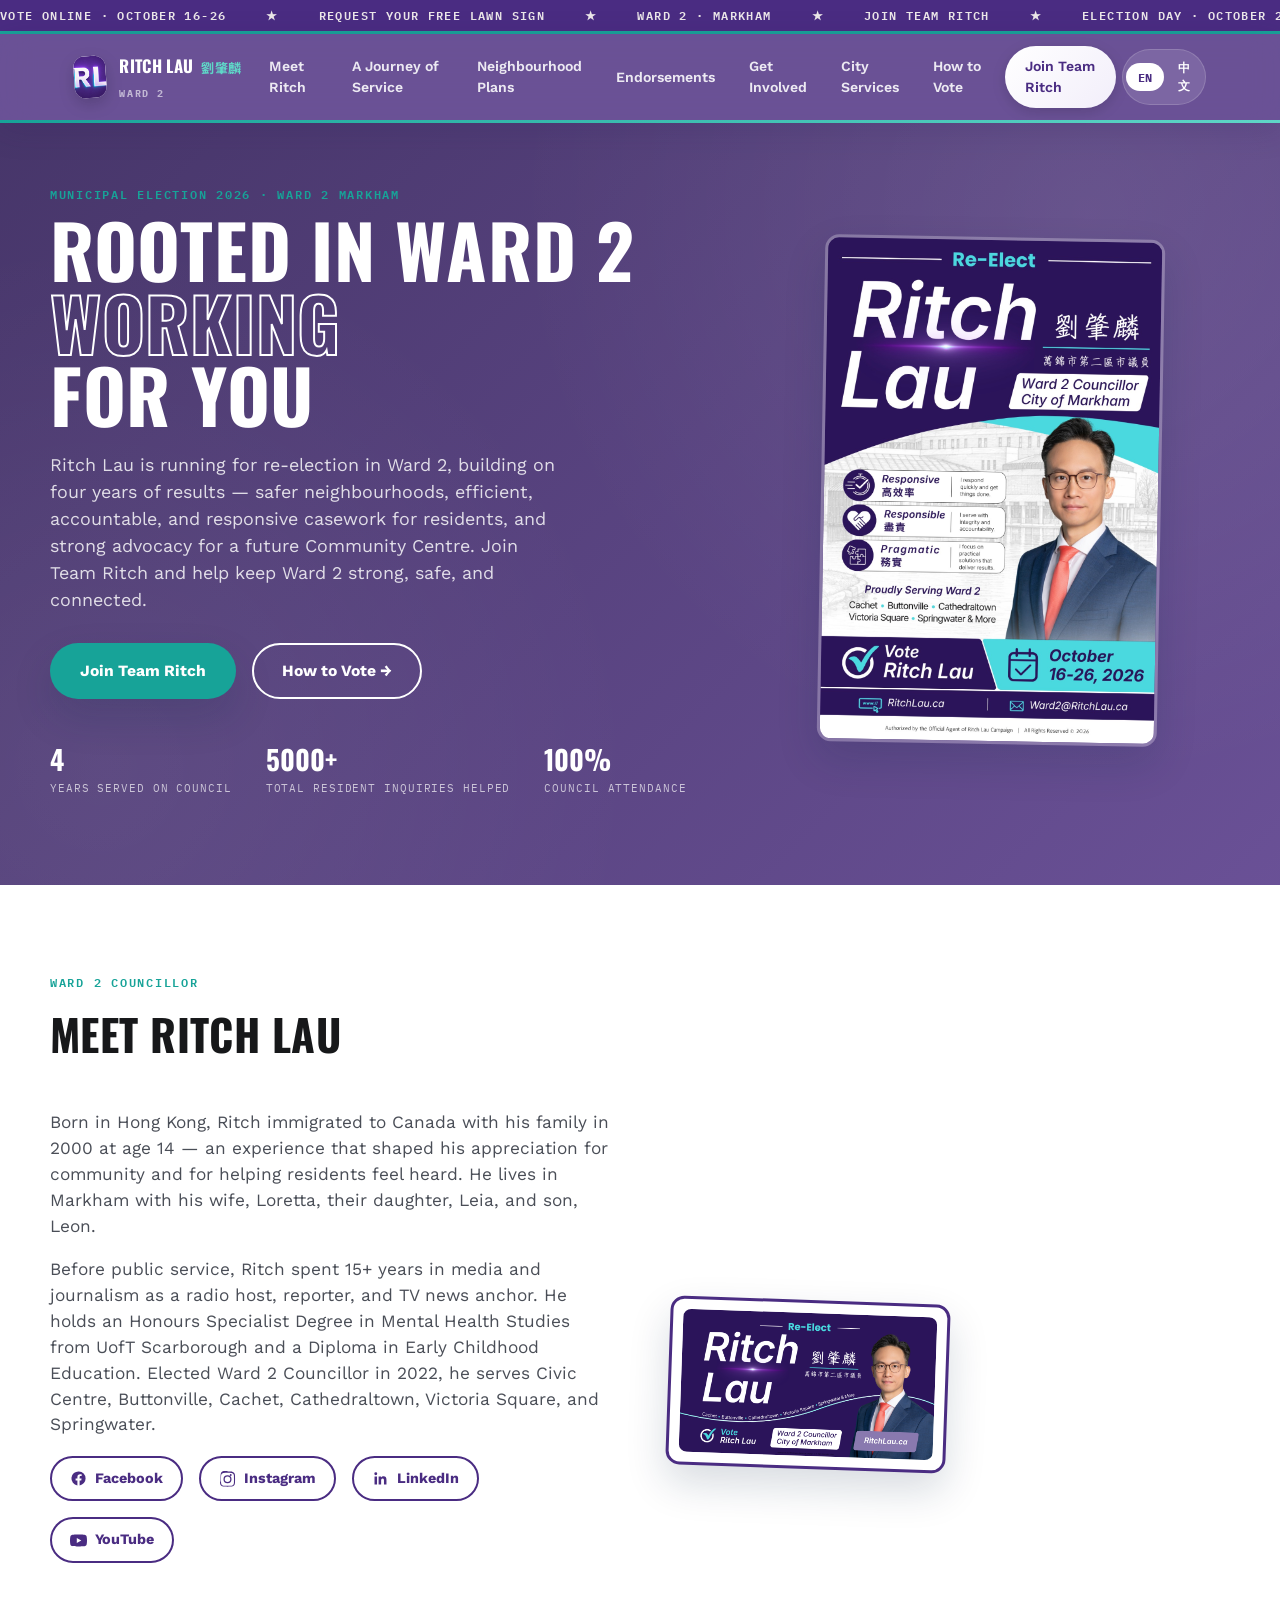
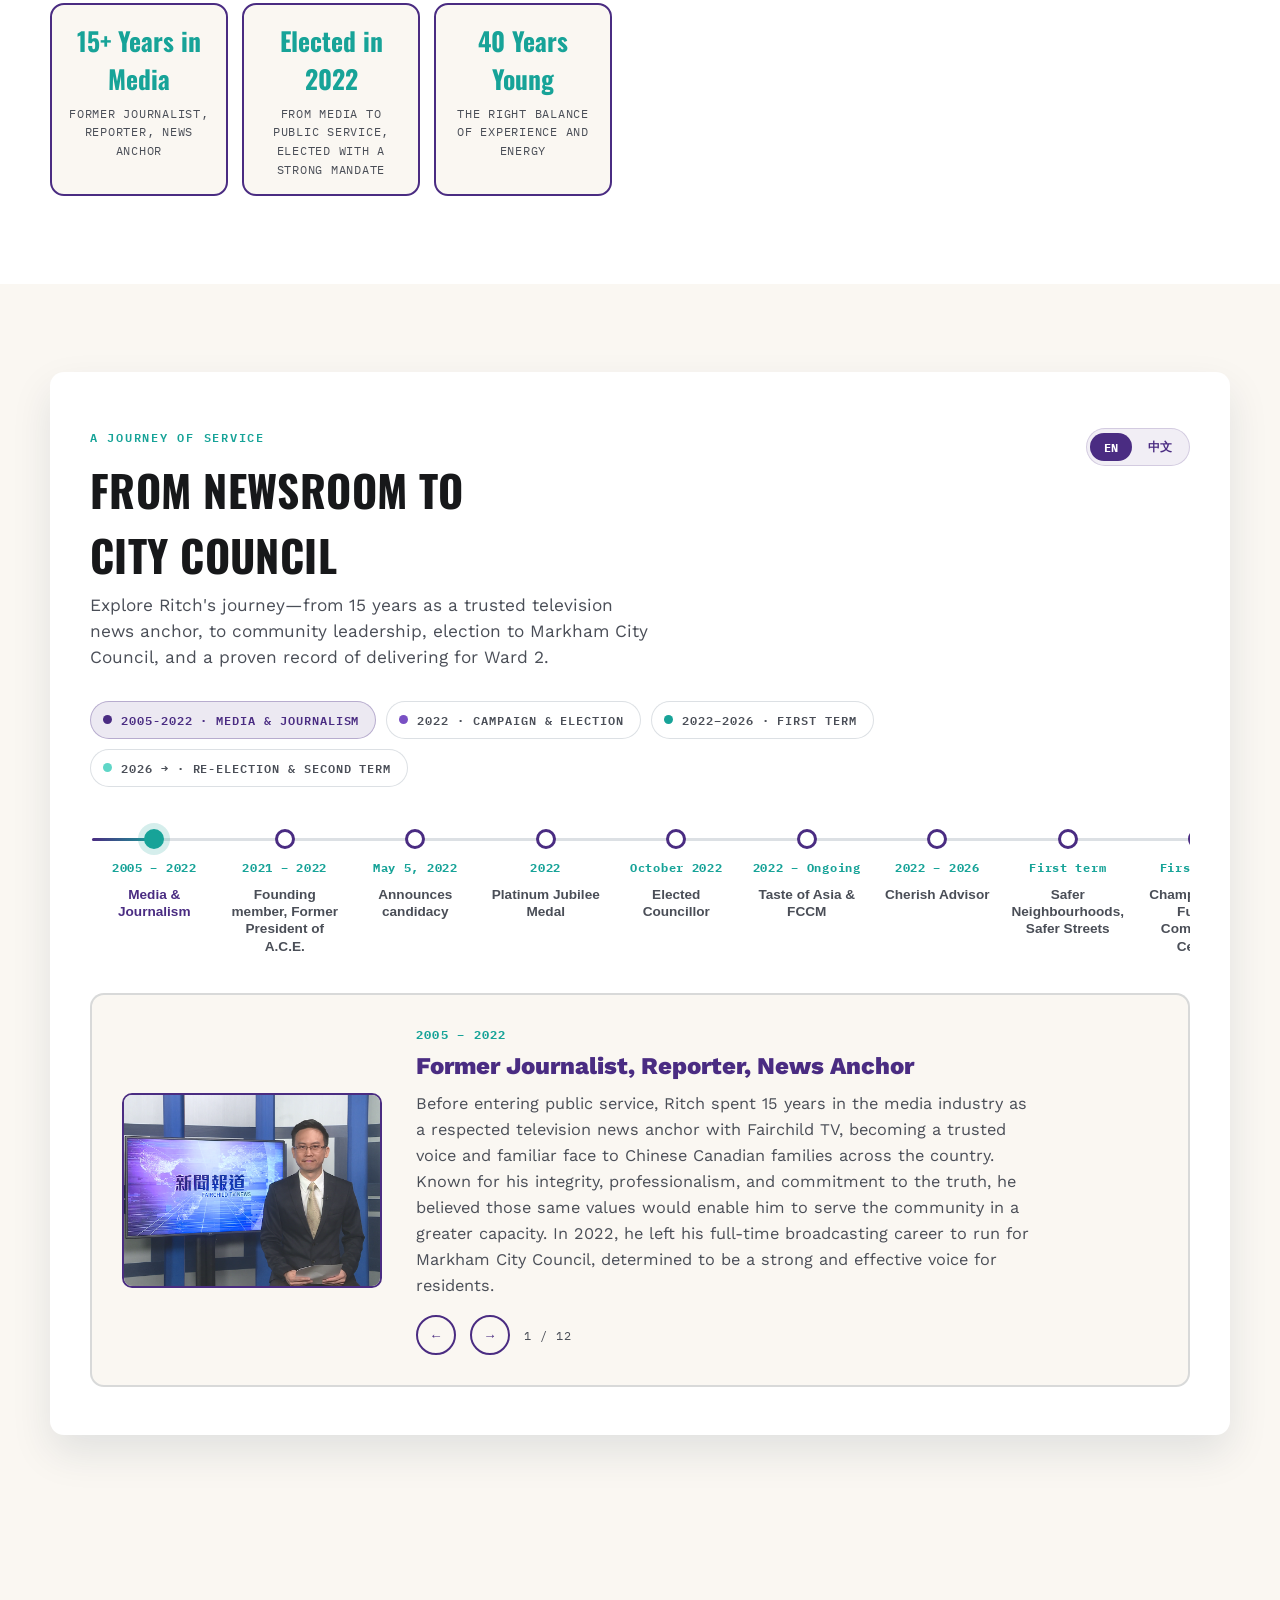
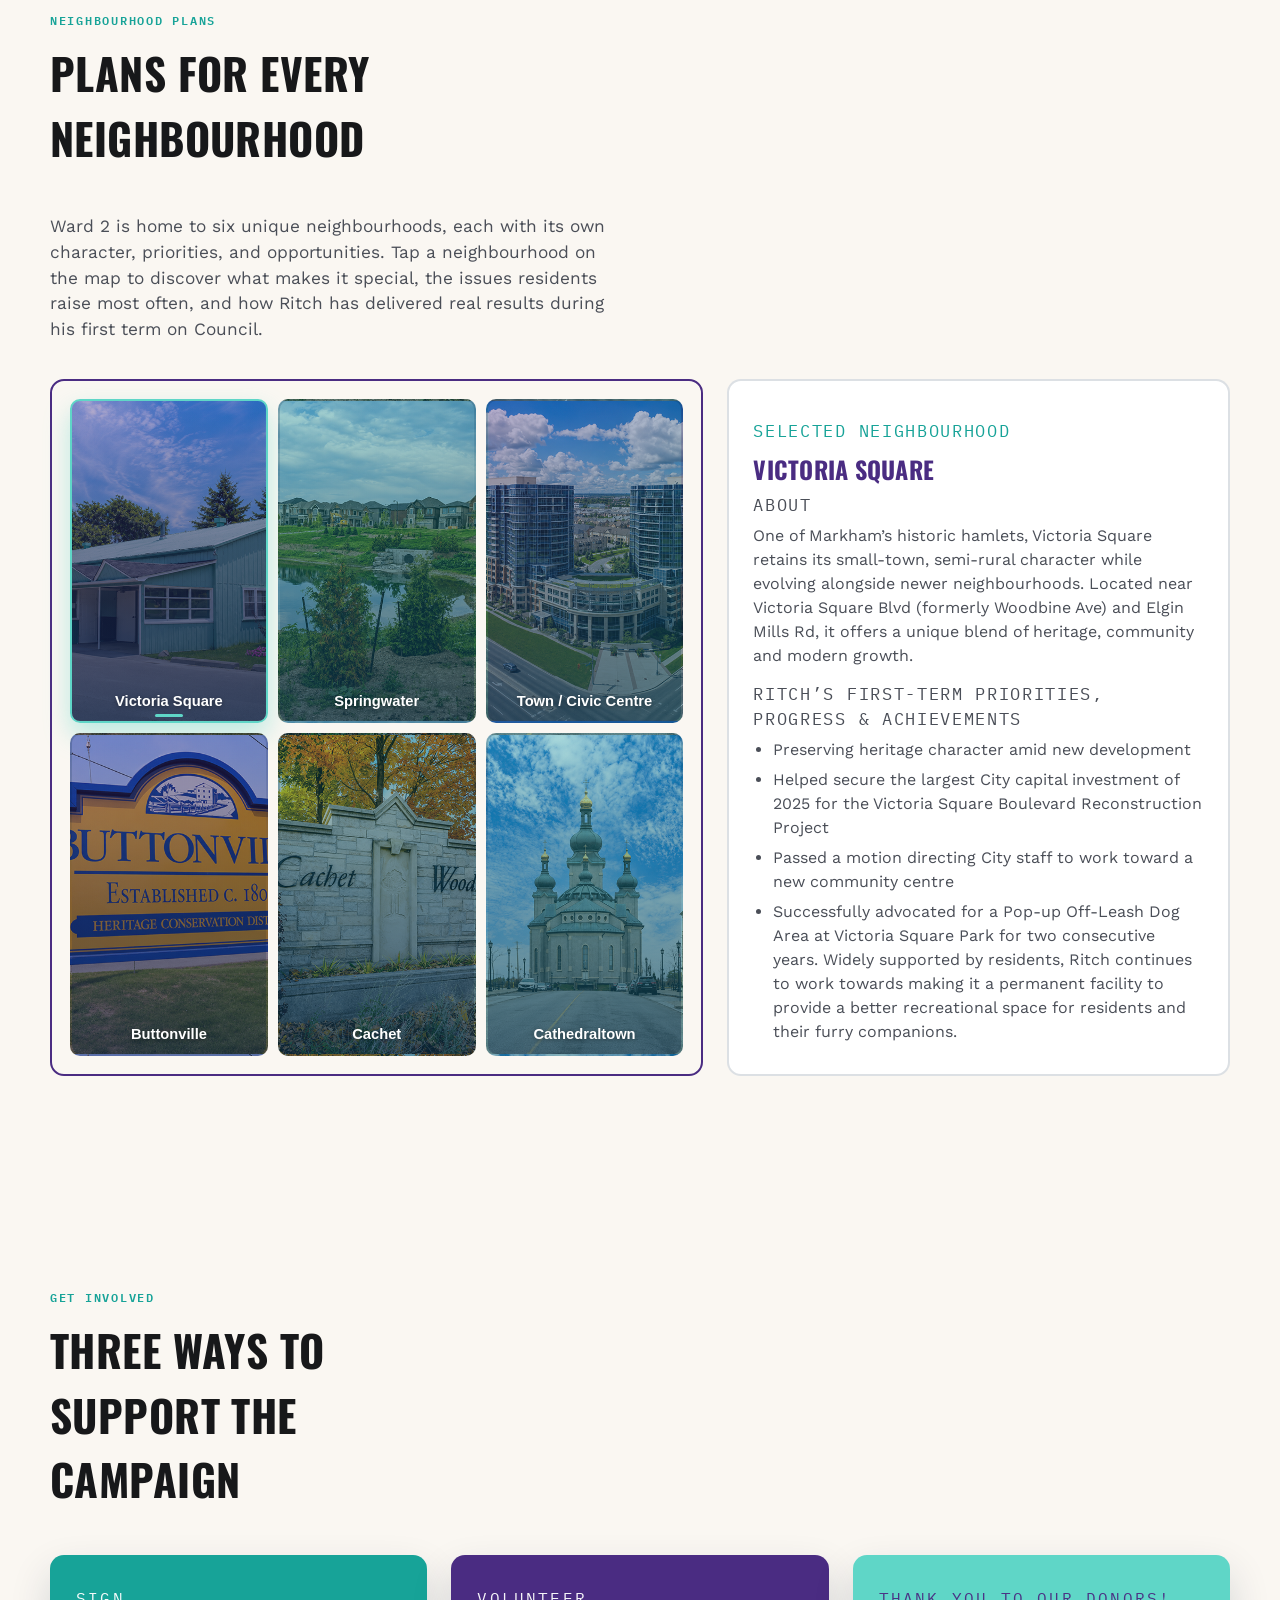
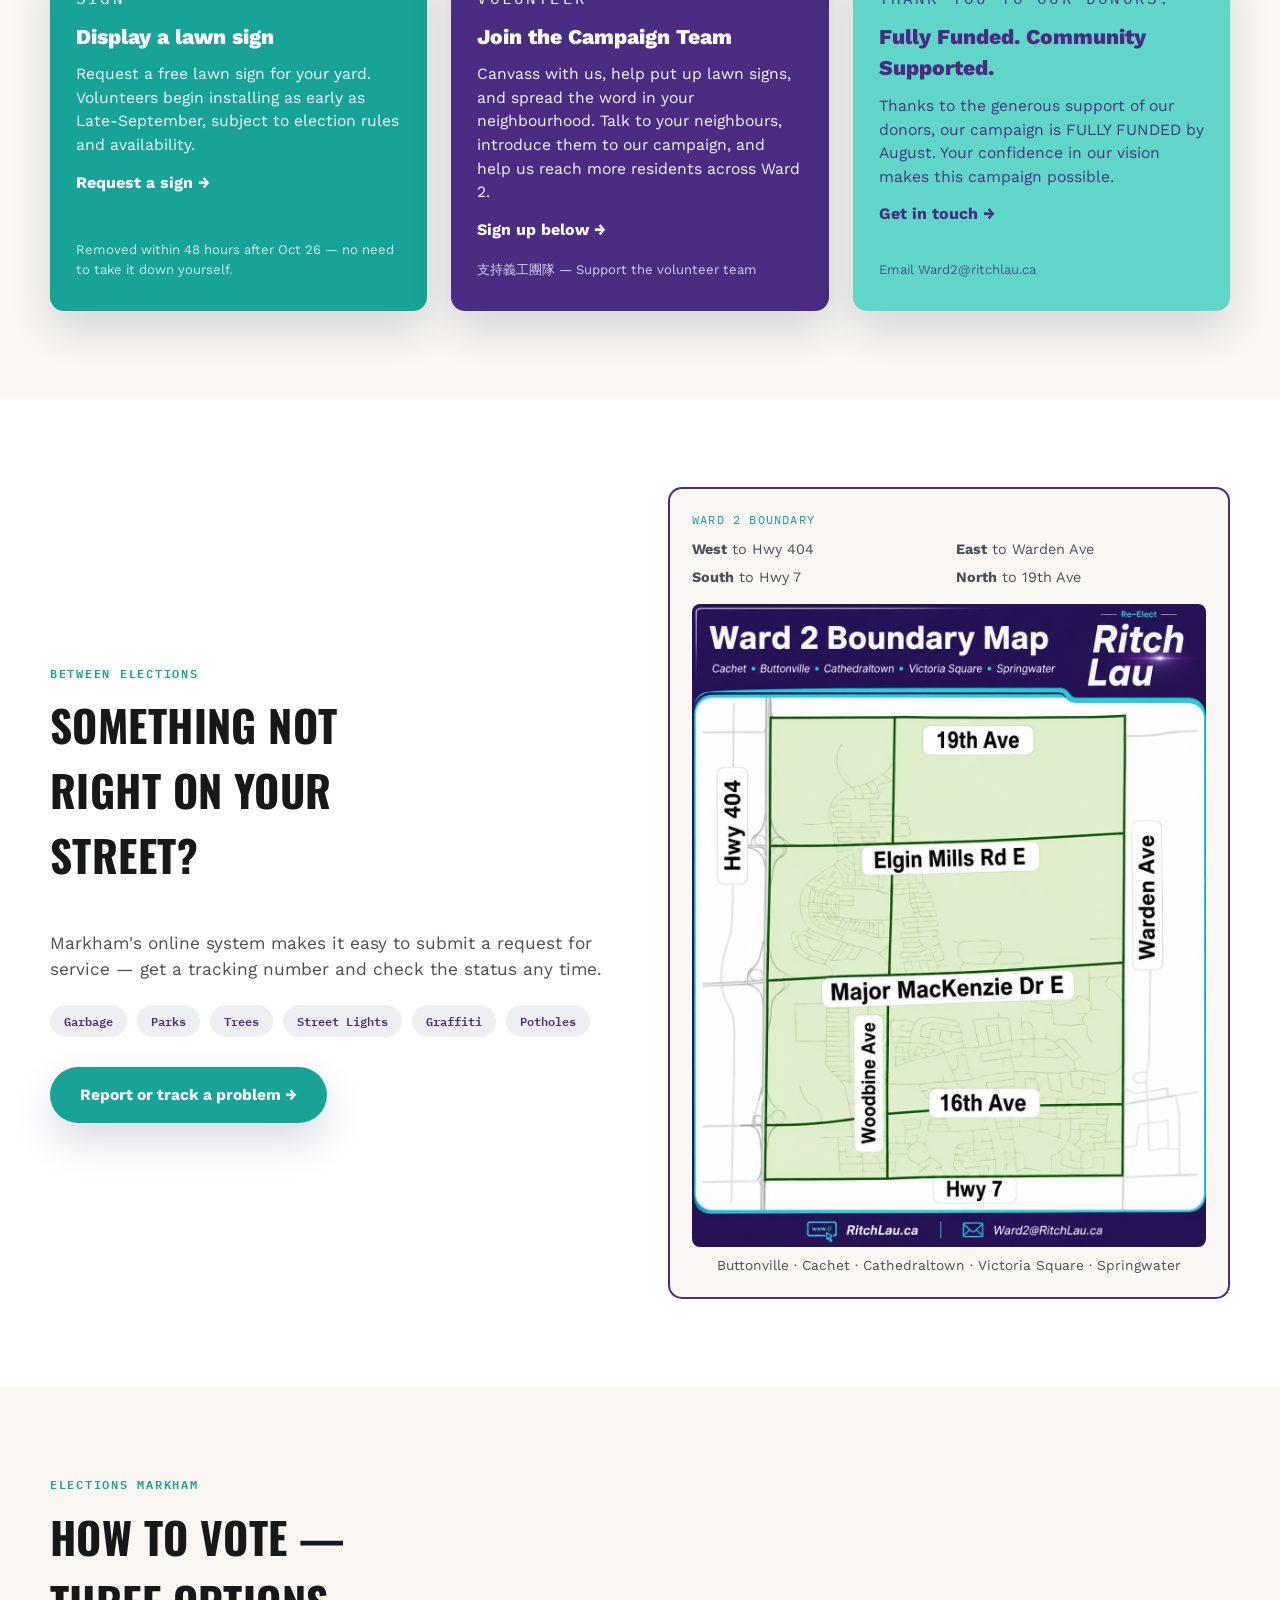
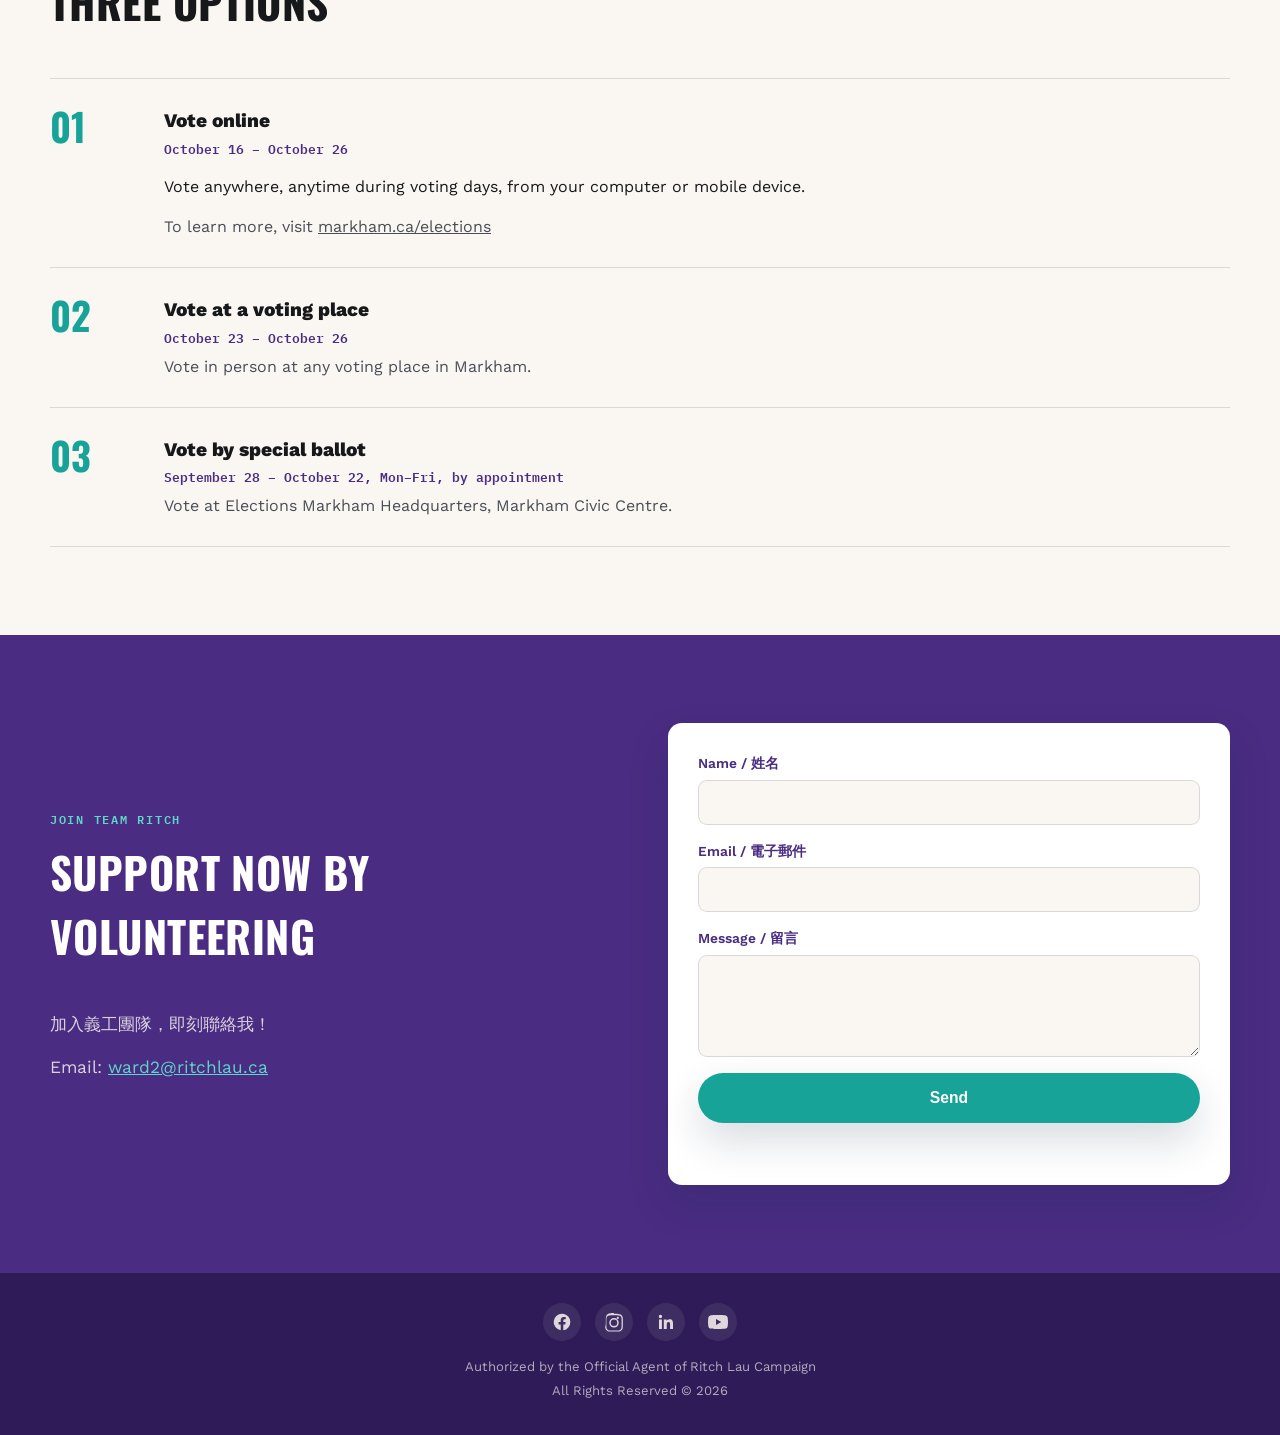
<file: website/index.html>
<!DOCTYPE html>
<html lang="en" id="htmlRoot">
<head>
<meta charset="UTF-8">
<meta name="viewport" content="width=device-width, initial-scale=1.0">
<title>Re-Elect Ritch Lau — Ward 2 Markham 2026</title>
<link rel="preconnect" href="https://fonts.googleapis.com">
<link href="https://fonts.googleapis.com/css2?family=Oswald:wght@500;600;700&family=Work+Sans:wght@400;500;600;700;800&family=IBM+Plex+Mono:wght@500;600&family=Noto+Sans+TC:wght@400;500;600;700;900&display=swap" rel="stylesheet">
<link rel="stylesheet" href="style.css">

<!-- Google tag (gtag.js) -->
<script async src="https://www.googletagmanager.com/gtag/js?id=G-8RBEGP56WJ"></script>
<script>
  window.dataLayer = window.dataLayer || [];
  function gtag(){dataLayer.push(arguments);}
  gtag('js', new Date());

  gtag('config', 'G-8RBEGP56WJ');
</script>
</head>
<body data-lang="en">

<div class="ticker" aria-hidden="true">
  <div class="ticker__track">
    <span class="lang-en">VOTE ONLINE · OCTOBER 16-26</span><span class="lang-zh">網上投票 · 10月16-26日</span>
    <span>★</span>
    <span class="lang-en">REQUEST YOUR FREE LAWN SIGN</span><span class="lang-zh">免費申請草坪競選牌</span>
    <span>★</span>
    <span class="lang-en">WARD 2 · MARKHAM</span><span class="lang-zh">萬錦市 第二選區</span>
    <span>★</span>
    <span class="lang-en">JOIN TEAM RITCH</span><span class="lang-zh">加入義工團隊</span>
    <span>★</span>
    <span class="lang-en">ELECTION DAY · OCTOBER 26</span><span class="lang-zh">選舉日 · 10月26日</span>
    <span>★</span>
    <span class="lang-en">REQUEST YOUR FREE LAWN SIGN</span><span class="lang-zh">免費申請草坪競選牌</span>
    <span>★</span>
    <span class="lang-en">WARD 2 · MARKHAM</span><span class="lang-zh">萬錦市 第二選區</span>
    <span>★</span>
    <span class="lang-en">JOIN TEAM RITCH</span><span class="lang-zh">加入義工團隊</span>
    <span>★</span>
  </div>
</div>

<header class="site-header">
  <div class="site-header__inner">
    <a class="brand" href="#top">
      <span class="brand__mark"><img src="images/rl-icon-sm.jpg" alt="RL logo" loading="lazy"></span>
      <span class="brand__text">RITCH LAU
        <em class="brand__zh-name">劉肇麟</em>
        <em class="lang-en">Ward 2</em><em class="lang-zh">第二選區</em>
      </span>
    </a>
    <nav class="nav" id="nav">
      <a href="#meet-ritch"><span class="lang-en">Meet Ritch</span><span class="lang-zh">認識劉肇麟</span></a>
      <a href="#timeline"><span class="lang-en">A Journey of Service</span><span class="lang-zh">政績·服務足跡</span></a>
      <a href="#neighbourhoods"><span class="lang-en">Neighbourhood Plans</span><span class="lang-zh">社區政綱</span></a>
      <a href="endorsements.html"><span class="lang-en">Endorsements</span><span class="lang-zh">各界支持</span></a>
      <a href="#involved"><span class="lang-en">Get Involved</span><span class="lang-zh">參與方式</span></a>
      <a href="#services"><span class="lang-en">City Services</span><span class="lang-zh">市府服務</span></a>
      <a href="#vote"><span class="lang-en">How to Vote</span><span class="lang-zh">投票方式</span></a>
      <a href="#contact" class="nav__cta"><span class="lang-en">Join Team Ritch</span><span class="lang-zh">加入義工團隊</span></a>
      <button class="lang-toggle" id="langToggle" type="button" aria-label="Switch language">
        <span class="lang-toggle__opt lang-toggle__opt--active" data-val="en">EN</span>
        <span class="lang-toggle__opt" data-val="zh">中文</span>
      </button>
    </nav>
    <button class="nav-toggle" id="navToggle" aria-label="Toggle menu" aria-expanded="false">
      <span></span><span></span><span></span>
    </button>
  </div>
</header>

<main id="top">

  <!-- HERO -->
  <section class="hero" id="hero">
    <div class="hero__bg" aria-hidden="true"></div>
    <div class="hero__inner">
      <div class="hero__copy">
        <p class="eyebrow"><span class="lang-en">Municipal Election 2026 · Ward 2 Markham</span><span class="lang-zh">2026年市政選舉 · 萬錦市第二選區</span></p>
        <h1 class="hero__title">
          <span class="lang-en"><span>ROOTED IN WARD 2</span><span class="stroke">WORKING</span><span>FOR YOU</span></span>
          <span class="lang-zh"><span>扎根第二區</span><span class="stroke">高效盡責</span><span>為您服務</span></span>
        </h1>
        <p class="hero__lede">
          <span class="lang-en">Ritch Lau is running for re-election in Ward 2, building on four years of results —
          safer neighbourhoods, efficient, accountable, and responsive casework for residents, and strong advocacy for a future Community Centre.
          Join Team Ritch and help keep Ward 2 strong, safe, and connected.</span>
          <span class="lang-zh">劉肇麟（Ritch Lau）競逐連任第二選區市議員，延續四年來的實績 — 更安全的社區、高效盡責地直接為居民處理訴求及跟進個案，以及爭取興建全新社區中心。歡迎加入義工團隊，共同守護一個強大、安全、緊密聯繫的第二選區。</span>
        </p>
        <div class="hero__actions">
          <a href="#contact" class="btn btn--primary"><span class="lang-en">Join Team Ritch</span><span class="lang-zh">加入義工團隊</span></a>
          <a href="#vote" class="btn btn--ghost btn--ghost-onhero"><span class="lang-en">How to Vote →</span><span class="lang-zh">投票方式 →</span></a>
        </div>
        <div class="hero__meta">
          <div><span class="hero__meta-num">4</span><span class="hero__meta-label"><span class="lang-en">Years served on Council</span><span class="lang-zh">議會服務年資</span></span></div>
          <div><span class="hero__meta-num">5000+</span><span class="hero__meta-label"><span class="lang-en">Total Resident inquiries helped</span><span class="lang-zh">居民查詢及個案處理總數</span></span></div>
          <div><span class="hero__meta-num">100%</span><span class="hero__meta-label"><span class="lang-en">Council Attendance</span><span class="lang-zh">市議會出席率</span></span></div>
        </div>
      </div>
      <div class="hero__poster">
        <div class="poster-frame">
          <img src="images/reelect-poster.jpg" alt="Re-Elect Ritch Lau official campaign poster — Ward 2 Councillor, City of Markham, Vote October 16-26, 2026" loading="lazy">
        </div>
      </div>
    </div>
  </section>

  <!-- MEET RITCH -->
  <section class="section section--flip" id="meet-ritch">
    <div class="section__inner section__inner--split">
      <div class="split__text">
        <p class="eyebrow"><span class="lang-en">Ward 2 Councillor</span><span class="lang-zh">第二選區市議員</span></p>
        <h2 class="section__title"><span class="lang-en">Meet Ritch Lau</span><span class="lang-zh">認識劉肇麟</span></h2>
        <p class="body-lg">
          <span class="lang-en">Born in Hong Kong, Ritch immigrated to Canada with his family in 2000 at age 14 — an experience that shaped his appreciation for community and for helping residents feel heard. He lives in Markham with his wife, Loretta, their daughter, Leia, and son, Leon.</span>
          <span class="lang-zh">劉肇麟出生於香港，2000年在14歲時隨家人移民加拿大，這段經歷讓他深深體會社區的重要性，以及讓居民感到被聆聽的意義。他與太太Loretta、女兒Leia及兒子Leon一同居於萬錦市。</span>
        </p>
        <p class="body-lg">
          <span class="lang-en">Before public service, Ritch spent 15+ years in media and journalism as a radio host, reporter, and TV news anchor. He holds an Honours Specialist Degree in Mental Health Studies from UofT Scarborough and a Diploma in Early Childhood Education. Elected Ward 2 Councillor in 2022, he serves Civic Centre, Buttonville, Cachet, Cathedraltown, Victoria Square, and Springwater.</span>
          <span class="lang-zh">投身公共服務前，劉肇麟從事傳媒及新聞行業超過15年，曾任電台主持、記者及電視新聞主播。他持有多倫多大學士嘉堡分校精神健康研究榮譽學位，以及幼兒教育文憑。他於2022年當選第二選區市議員，服務Civic Centre、Buttonville、Cachet、Cathedraltown、Victoria Square及Springwater各社區。</span>
        </p>
        <div class="hero__actions" style="margin-top:8px;">
          <a href="https://www.facebook.com/ritchlaucommunity/" target="_blank" rel="noopener" class="social-pill" aria-label="Facebook">
            <svg viewBox="0 0 24 24" width="17" height="17" fill="currentColor"><path d="M22 12a10 10 0 1 0-11.56 9.88v-6.99H7.9V12h2.54V9.8c0-2.5 1.49-3.89 3.78-3.89 1.1 0 2.24.2 2.24.2v2.46h-1.26c-1.24 0-1.63.77-1.63 1.56V12h2.78l-.44 2.89h-2.34v6.99A10 10 0 0 0 22 12Z"/></svg>
            Facebook
          </a>
          <a href="https://www.instagram.com/ritchlau/" target="_blank" rel="noopener" class="social-pill" aria-label="Instagram">
            <svg viewBox="0 0 24 24" width="17" height="17" fill="currentColor"><path d="M12 2.2c3.2 0 3.58.01 4.85.07 1.17.05 1.97.24 2.43.4a4.9 4.9 0 0 1 1.77 1.15 4.9 4.9 0 0 1 1.15 1.77c.16.46.35 1.26.4 2.43.06 1.27.07 1.65.07 4.85s-.01 3.58-.07 4.85c-.05 1.17-.24 1.97-.4 2.43a4.9 4.9 0 0 1-1.15 1.77 4.9 4.9 0 0 1-1.77 1.15c-.46.16-1.26.35-2.43.4-1.27.06-1.65.07-4.85.07s-3.58-.01-4.85-.07c-1.17-.05-1.97-.24-2.43-.4a4.9 4.9 0 0 1-1.77-1.15 4.9 4.9 0 0 1-1.15-1.77c-.16-.46-.35-1.26-.4-2.43C2.21 15.58 2.2 15.2 2.2 12s.01-3.58.07-4.85c.05-1.17.24-1.97.4-2.43a4.9 4.9 0 0 1 1.15-1.77A4.9 4.9 0 0 1 5.59 1.8c.46-.16 1.26-.35 2.43-.4C9.29 1.34 9.67 1.33 12 1.33Zm0 1.8c-3.15 0-3.5.01-4.73.07-1.03.05-1.6.22-1.97.36-.5.19-.85.42-1.22.79-.37.37-.6.72-.79 1.22-.14.37-.31.94-.36 1.97-.06 1.23-.07 1.58-.07 4.73s.01 3.5.07 4.73c.05 1.03.22 1.6.36 1.97.19.5.42.85.79 1.22.37.37.72.6 1.22.79.37.14.94.31 1.97.36 1.23.06 1.58.07 4.73.07s3.5-.01 4.73-.07c1.03-.05 1.6-.22 1.97-.36.5-.19.85-.42 1.22-.79.37-.37.6-.72.79-1.22.14-.37.31-.94.36-1.97.06-1.23.07-1.58.07-4.73s-.01-3.5-.07-4.73c-.05-1.03-.22-1.6-.36-1.97a3.1 3.1 0 0 0-.79-1.22 3.1 3.1 0 0 0-1.22-.79c-.37-.14-.94-.31-1.97-.36-1.23-.06-1.58-.07-4.73-.07Zm0 3.32a5.68 5.68 0 1 1 0 11.36 5.68 5.68 0 0 1 0-11.36Zm0 1.8a3.88 3.88 0 1 0 0 7.76 3.88 3.88 0 0 0 0-7.76Zm5.9-1.98a1.33 1.33 0 1 1-2.66 0 1.33 1.33 0 0 1 2.66 0Z"/></svg>
            Instagram
          </a>
          <a href="https://ca.linkedin.com/in/ritchlau" target="_blank" rel="noopener" class="social-pill" aria-label="LinkedIn">
            <svg viewBox="0 0 24 24" width="17" height="17" fill="currentColor"><path d="M20.45 20.45h-3.55v-5.57c0-1.33-.02-3.03-1.85-3.03-1.86 0-2.15 1.45-2.15 2.94v5.66H9.35V9h3.41v1.56h.05c.47-.9 1.63-1.85 3.36-1.85 3.59 0 4.25 2.37 4.25 5.44v6.3ZM5.34 7.43a2.06 2.06 0 1 1 0-4.12 2.06 2.06 0 0 1 0 4.12ZM7.12 20.45H3.56V9h3.56v11.45Z"/></svg>
            LinkedIn
          </a>
          <a href="https://www.youtube.com/@RitchLau/featured" target="_blank" rel="noopener" class="social-pill" aria-label="YouTube">
            <svg viewBox="0 0 24 24" width="17" height="17" fill="currentColor"><path d="M23.5 6.2a3 3 0 0 0-2.11-2.12C19.5 3.5 12 3.5 12 3.5s-7.5 0-9.39.58A3 3 0 0 0 .5 6.2 31.4 31.4 0 0 0 0 12a31.4 31.4 0 0 0 .5 5.8 3 3 0 0 0 2.11 2.12C4.5 20.5 12 20.5 12 20.5s7.5 0 9.39-.58a3 3 0 0 0 2.11-2.12A31.4 31.4 0 0 0 24 12a31.4 31.4 0 0 0-.5-5.8ZM9.6 15.6V8.4l6.4 3.6-6.4 3.6Z"/></svg>
            YouTube
          </a>
        </div>
        <div class="fact-row fact-row--inline">
          <div class="fact-card">
            <p class="fact-card__num">15+ Years in Media</p>
            <p class="fact-card__label"><span class="lang-en">Former Journalist, Reporter, News Anchor</span><span class="lang-zh">前媒體人，記者，新聞主播</span></p>
          </div>
          <div class="fact-card">
            <p class="fact-card__num">Elected in 2022</p>
            <p class="fact-card__label"><span class="lang-en">From Media to Public Service, Elected with a Strong Mandate</span><span class="lang-zh">從媒體轉戰政界，高票當選</span></p>
          </div>
          <div class="fact-card">
            <p class="fact-card__num">40 Years Young</p>
            <p class="fact-card__label"><span class="lang-en">The Right Balance of Experience and Energy</span><span class="lang-zh">年輕有魄力，成熟有經驗</span></p>
          </div>
        </div>
      </div>
      <div class="split__map">
        <div class="sign-card sign-card--portrait">
          <img src="images/LEDwall.png" alt="Ritch Lau portrait" loading="lazy">
        </div>
      </div>
    </div>
  </section>

  <!-- TIMELINE -->
  <section class="section" id="timeline">
    <div class="section__inner">

      <div class="ce-card">
        <div class="ce-card__head">
          <div class="ce-card__intro">
            <p class="eyebrow"><span class="lang-en">A Journey of Service</span><span class="lang-zh">服務足跡</span></p>
            <h2 class="section__title" style="margin-bottom:0;"><span class="lang-en">From Newsroom to City Council</span><span class="lang-zh">從新聞主播到市議員</span></h2>
            <p class="body-lg" style="margin:6px 0 0;">
              <span class="lang-en">Explore Ritch's journey—from 15 years as a trusted television news anchor, to community leadership, election to Markham City Council, and a proven record of delivering for Ward 2.</span>
              <span class="lang-zh">從15年新聞主播、社區義工，到當選市議員，再到四年來一步一腳印為居民服務。透過時間軸，一起回顧Ritch的成長歷程與服務成果。</span>
            </p>
          </div>
          <button class="ce-lang-toggle" id="ceLangToggle" type="button" aria-label="Switch language">
            <span class="ce-lang-toggle__opt" data-val="en">EN</span>
            <span class="ce-lang-toggle__opt" data-val="zh">中文</span>
          </button>
        </div>

        <div class="ce-eras" id="ceEras"></div>

        <div class="ce-track-wrap">
          <div class="ce-track" id="ceTrack">
            <div class="ce-track__line"></div>
            <div class="ce-track__progress" id="ceProgress"></div>
            <div class="ce-nodes" id="ceNodes"></div>
          </div>
        </div>

        <div class="ce-detail" id="ceDetail">
          <div class="ce-detail__media" id="ceDetailMedia"></div>
          <div class="ce-detail__text">
            <p class="ce-detail__date" id="ceDetailDate"></p>
            <h3 id="ceDetailTitle"></h3>
            <p class="ce-detail__body" id="ceDetailBody"></p>
            <div class="ce-detail__nav">
              <button type="button" class="ce-nav-btn" id="cePrev" aria-label="Previous">←</button>
              <button type="button" class="ce-nav-btn" id="ceNext" aria-label="Next">→</button>
              <span class="ce-counter" id="ceCounter"></span>
            </div>
          </div>
        </div>
      </div>

    </div>
  </section>


  <!-- WARD 2 NEIGHBOURHOODS -->
  <section class="section" id="neighbourhoods">
    <div class="section__inner">
      <p class="eyebrow"><span class="lang-en">Neighbourhood Plans</span><span class="lang-zh">社區政綱</span></p>
      <h2 class="section__title"><span class="lang-en">Plans for Every Neighbourhood</span><span class="lang-zh">您的社區・我的承諾</span></h2>
      <p class="body-lg" style="margin-bottom:36px;">
        <span class="lang-en">Ward 2 is home to six unique neighbourhoods, each with its own character, priorities, and opportunities. Tap a neighbourhood on the map to discover what makes it special, the issues residents raise most often, and how Ritch has delivered real results during his first term on Council.</span>
        <span class="lang-zh">第二選區由六個特色鮮明的社區組成。點擊地圖上的社區，了解各區的特色、居民最關心的議題，以及 Ritch 在首個任期內如何積極跟進訴求、爭取建設、改善社區，為居民帶來實實在在的成果。</span>
      </p>

      <div class="ward-map-wrap">
        <div class="ward-map" id="wardMap" role="group" aria-label="Ward 2 neighbourhood map">
          <button type="button" class="ward-map__zone ward-map__zone--victoria" data-hood="victoria-square" aria-pressed="false">
            <svg class="ward-map__zone-bg" viewBox="0 0 120 120" aria-hidden="true" preserveAspectRatio="xMidYMax slice" fill="currentColor">
              <rect x="30" y="60" width="40" height="34" />
              <path d="M28 60 L50 44 L72 60 Z" />
              <rect x="46" y="34" width="8" height="18" />
              <path d="M42 34 L58 34 L50 24 Z" />
              <rect x="40" y="74" width="10" height="20" />
            </svg>
            <span class="ward-map__zone-name"><span class="lang-en">Victoria Square</span><span class="lang-zh">Victoria Square</span></span>
          </button>
          <button type="button" class="ward-map__zone ward-map__zone--springwater" data-hood="springwater" aria-pressed="false">
            <svg class="ward-map__zone-bg" viewBox="0 0 120 120" aria-hidden="true" preserveAspectRatio="xMidYMax slice" fill="currentColor">
              <path d="M60 30 C60 30 40 54 40 70 A20 20 0 0 0 80 70 C80 54 60 30 60 30 Z" />
              <path d="M20 96 C30 88 34 96 44 88 C54 96 58 88 68 96 C78 88 82 96 92 88" fill="none" stroke="currentColor" stroke-width="4" />
            </svg>
            <span class="ward-map__zone-name"><span class="lang-en">Springwater</span><span class="lang-zh">Springwater</span></span>
          </button>
          <button type="button" class="ward-map__zone ward-map__zone--buttonville" data-hood="buttonville" aria-pressed="false">
            <svg class="ward-map__zone-bg" viewBox="0 0 120 120" aria-hidden="true" preserveAspectRatio="xMidYMax slice" fill="currentColor">
              <path d="M14 78 L106 66 L96 74 L60 76 L40 92 L30 86 L46 74 L14 78 Z" />
              <path d="M60 66 L66 40" stroke="currentColor" stroke-width="4" fill="none" />
            </svg>
            <span class="ward-map__zone-name"><span class="lang-en">Buttonville</span><span class="lang-zh">Buttonville</span></span>
          </button>
          <button type="button" class="ward-map__zone ward-map__zone--cachet" data-hood="cachet" aria-pressed="false">
            <svg class="ward-map__zone-bg" viewBox="0 0 120 120" aria-hidden="true" preserveAspectRatio="xMidYMax slice" fill="currentColor">
              <circle cx="34" cy="56" r="20" />
              <rect x="30" y="74" width="8" height="24" />
              <circle cx="80" cy="48" r="24" />
              <rect x="76" y="70" width="8" height="28" />
              <rect x="48" y="82" width="24" height="20" />
              <path d="M46 82 L60 68 L74 82 Z" />
            </svg>
            <span class="ward-map__zone-name"><span class="lang-en">Cachet</span><span class="lang-zh">Cachet</span></span>
          </button>
          <button type="button" class="ward-map__zone ward-map__zone--cathedraltown" data-hood="cathedraltown" aria-pressed="false">
            <svg class="ward-map__zone-bg" viewBox="0 0 120 120" aria-hidden="true" preserveAspectRatio="xMidYMax slice" fill="currentColor">
              <rect x="42" y="52" width="36" height="46" />
              <path d="M42 52 L60 30 L78 52 Z" />
              <rect x="56" y="16" width="8" height="18" />
              <path d="M52 16 L68 16 L60 6 Z" />
              <rect x="52" y="70" width="16" height="28" />
            </svg>
            <span class="ward-map__zone-name"><span class="lang-en">Cathedraltown</span><span class="lang-zh">Cathedraltown</span></span>
          </button>
          <button type="button" class="ward-map__zone ward-map__zone--civic" data-hood="civic-centre" aria-pressed="false">
            <svg class="ward-map__zone-bg" viewBox="0 0 120 120" aria-hidden="true" preserveAspectRatio="xMidYMax slice" fill="currentColor">
              <rect x="34" y="46" width="52" height="48" />
              <rect x="46" y="20" width="28" height="26" />
              <rect x="54" y="10" width="12" height="12" />
            </svg>
            <span class="ward-map__zone-name"><span class="lang-en">Town / Civic Centre</span><span class="lang-zh">Town / Civic Centre</span></span>
          </button>
        </div>

        <div class="ward-map__panel" id="mapPanel">
          <p class="hood-card__label"><span class="lang-en">Selected neighbourhood</span><span class="lang-zh">已選社區</span></p>
          <h3 class="ward-map__panel-name" id="mapPanelName"></h3>
          <div class="ward-map__panel-body" id="mapPanelBody"></div>
        </div>
      </div>

    </div>
  </section>

  <!-- GET INVOLVED -->
  <section class="section" id="involved">
    <div class="section__inner">
      <p class="eyebrow"><span class="lang-en">Get Involved</span><span class="lang-zh">參與方式</span></p>
      <h2 class="section__title"><span class="lang-en">Three Ways to Support the Campaign</span><span class="lang-zh">三種支持競選的方式</span></h2>
      <div class="involve-grid">
        <article class="involve-card involve-card--red">
          <p class="involve-card__index"><span class="lang-en">Sign</span><span class="lang-zh">競選牌</span></p>
          <h3><span class="lang-en">Display a lawn sign</span><span class="lang-zh">擺放競選草坪牌</span></h3>
          <p><span class="lang-en">Request a free lawn sign for your yard. Volunteers begin installing as early as Late-September, subject to election rules and availability.</span><span class="lang-zh">免費申請草坪競選牌。義工最早將於9月下旬開始安裝，視乎選舉規則及供應情況而定。</span></p>
          <a class="text-link" href="https://forms.gle/s9P6NJmXpC2NQHho8" target="_blank" rel="noopener"><span class="lang-en">Request a sign →</span><span class="lang-zh">申請競選牌 →</span></a>
          <p class="involve-card__fine"><span class="lang-en">Removed within 48 hours after Oct 26 — no need to take it down yourself.</span><span class="lang-zh">10月26日後48小時內由義工移除，無需自行拆除。</span></p>
        </article>
        <article class="involve-card involve-card--navy">
          <p class="involve-card__index"><span class="lang-en">Volunteer</span><span class="lang-zh">義工</span></p>
          <h3><span class="lang-en">Join the Campaign Team</span><span class="lang-zh">加入競選團隊</span></h3>
          <p><span class="lang-en">Canvass with us, help put up lawn signs, and spread the word in your neighbourhood. Talk to your neighbours, introduce them to our campaign, and help us reach more residents across Ward 2.</span><span class="lang-zh">與我們一起上門拜票、協助擺放競選草坪牌，並向鄰居介紹我們的競選團隊。 透過與鄰居交流、分享我們的理念，幫助我們接觸更多第二選區居民。</span></p>
          <a class="text-link" href="#contact"><span class="lang-en">Sign up below →</span><span class="lang-zh">請於下方報名 →</span></a>
          <p class="involve-card__fine">支持義工團隊 — <span class="lang-en">Support the volunteer team</span><span class="lang-zh">支持義工團隊</span></p>
        </article>
        <article class="involve-card involve-card--gold">
          <p class="involve-card__index"><span class="lang-en">Thank You to Our Donors!</span><span class="lang-zh">衷心感謝所有捐款支持者!</span></p>
          <h3><span class="lang-en">Fully Funded. Community Supported.</span><span class="lang-zh">競選經費已全數籌足，衷心感謝每一位支持者!</span></h3>
          <p><span class="lang-en">Thanks to the generous support of our donors, our campaign is FULLY FUNDED by August. Your confidence in our vision makes this campaign possible.</span><span class="lang-zh">感謝每一位捐款人的慷慨支持，截至八月，我們的競選經費已全數籌足。您的信任與支持，是我們繼續為第二區服務、攜手建設更美好社區的最大力量。</span></p>
          <a class="text-link" href="#contact"><span class="lang-en">Get in touch →</span><span class="lang-zh">聯絡我們 →</span></a>
          <p class="involve-card__fine"><span class="lang-en">Email Ward2@ritchlau.ca</span><span class="lang-zh">電郵：Ward2@ritchlau.ca</span></p>
        </article>
      </div>
    </div>
  </section>

  <!-- SERVICES -->
  <section class="section section--flip" id="services">
    <div class="section__inner section__inner--split">
      <div class="split__text">
        <p class="eyebrow"><span class="lang-en">Between elections</span><span class="lang-zh">日常市政服務</span></p>
        <h2 class="section__title"><span class="lang-en">Something not right on your street?</span><span class="lang-zh">街道上有問題嗎？</span></h2>
        <p class="body-lg"><span class="lang-en">Markham's online system makes it easy to submit a request for service — get a tracking number and check the status any time.</span><span class="lang-zh">萬錦市的網上系統讓您輕鬆提交服務申請，並獲得跟進編號，隨時查詢處理進度。</span></p>
        <div class="chip-row">
          <span class="chip"><span class="lang-en">Garbage</span><span class="lang-zh">垃圾</span></span>
          <span class="chip"><span class="lang-en">Parks</span><span class="lang-zh">公園</span></span>
          <span class="chip"><span class="lang-en">Trees</span><span class="lang-zh">樹木</span></span>
          <span class="chip"><span class="lang-en">Street Lights</span><span class="lang-zh">路燈</span></span>
          <span class="chip"><span class="lang-en">Graffiti</span><span class="lang-zh">塗鴉</span></span>
          <span class="chip"><span class="lang-en">Potholes</span><span class="lang-zh">路面坑洞</span></span>
        </div>
        <a class="btn btn--primary" href="https://www.markham.ca/services/report-a-problem" target="_blank" rel="noopener"><span class="lang-en">Report or track a problem →</span><span class="lang-zh">提交或跟進申請 →</span></a>
      </div>
      <div class="split__map">
        <div class="map-card">
          <p class="map-card__label"><span class="lang-en">Ward 2 Boundary</span><span class="lang-zh">第二選區範圍</span></p>
          <ul class="map-card__bounds">
            <li><strong><span class="lang-en">West</span><span class="lang-zh">西</span></strong> <span class="lang-en">to Hwy 404</span><span class="lang-zh">至404號公路</span></li>
            <li><strong><span class="lang-en">East</span><span class="lang-zh">東</span></strong> <span class="lang-en">to Warden Ave</span><span class="lang-zh">至 Warden Ave</span></li>
            <li><strong><span class="lang-en">South</span><span class="lang-zh">南</span></strong> <span class="lang-en">to Hwy 7</span><span class="lang-zh">至7號公路</span></li>
            <li><strong><span class="lang-en">North</span><span class="lang-zh">北</span></strong> <span class="lang-en">to 19th Ave</span><span class="lang-zh">至19 Ave</span></li>
          </ul>
          <img src="images/Ward2Map.png" alt="Map of Markham Ward 2 boundaries" loading="lazy">
          <p class="map-card__hoods">Buttonville · Cachet · Cathedraltown · Victoria Square · Springwater</p>
        </div>
      </div>
    </div>
  </section>

  <!-- HOW TO VOTE -->
  <section class="section" id="vote">
    <div class="section__inner">
      <p class="eyebrow"><span class="lang-en">Elections Markham</span><span class="lang-zh">萬錦市選舉事務處</span></p>
      <h2 class="section__title"><span class="lang-en">How to vote — three options</span><span class="lang-zh">投票方式 — 三種選擇</span></h2>
      <ol class="vote-steps">
        <li class="vote-step">
          <span class="vote-step__num">01</span>
          <div>
            <h3><span class="lang-en">Vote online</span><span class="lang-zh">網上投票</span></h3>
            <p class="vote-step__dates"><span class="lang-en">October 16 – October 26</span><span class="lang-zh">10月16日至10月26日</span></p>
            <p><span class="lang-en">Vote anywhere, anytime during voting days, from your computer or mobile device.</span><span class="lang-zh">投票期間，隨時隨地使用電腦或手機投票。</span></p>
            <p><span class="lang-en">To learn more, visit <a href="https://www.markham.ca/elections">markham.ca/elections</a></span><span class="lang-zh">萬錦市投票官方資訊，請瀏覽 <a href="https://www.markham.ca/elections">markham.ca/elections</a></span></p>
          </div>
        </li>
        <li class="vote-step">
          <span class="vote-step__num">02</span>
          <div>
            <h3><span class="lang-en">Vote at a voting place</span><span class="lang-zh">親臨投票站投票</span></h3>
            <p class="vote-step__dates"><span class="lang-en">October 23 – October 26</span><span class="lang-zh">10月23日至10月26日</span></p>
            <p><span class="lang-en">Vote in person at any voting place in Markham.</span><span class="lang-zh">親臨萬錦市任何一個投票站投票。</span></p>
          </div>
        </li>
        <li class="vote-step">
          <span class="vote-step__num">03</span>
          <div>
            <h3><span class="lang-en">Vote by special ballot</span><span class="lang-zh">特別選票投票</span></h3>
            <p class="vote-step__dates"><span class="lang-en">September 28 – October 22, Mon–Fri, by appointment</span><span class="lang-zh">9月28日至10月22日，週一至週五，須預約</span></p>
            <p><span class="lang-en">Vote at Elections Markham Headquarters, Markham Civic Centre.</span><span class="lang-zh">於萬錦市政中心的選舉事務處總部投票。</span></p>
          </div>
        </li>
      </ol>
    </div>
  </section>

  <!-- CONTACT -->
  <section class="section section--dark" id="contact">
    <div class="section__inner section__inner--split">
      <div class="split__text">
        <p class="eyebrow eyebrow--light"><span class="lang-en">Join Team Ritch</span><span class="lang-zh">加入義工團隊</span></p>
        <h2 class="section__title section__title--light"><span class="lang-en">Support now by volunteering</span><span class="lang-zh">立即加入義工團隊</span></h2>
        <p class="body-lg body-lg--light">加入義工團隊，即刻聯絡我！</p>
        <p class="body-lg body-lg--light"><span class="lang-en">Email:</span><span class="lang-zh">電郵：</span> <a href="mailto:ward2@ritchlau.ca">ward2@ritchlau.ca</a></p>
      </div>
      <form class="contact-form" id="contactForm">
        <label>
          <span>Name / 姓名</span>
          <input type="text" name="name" required>
        </label>
        <label>
          <span>Email / 電子郵件</span>
          <input type="email" name="email" required>
        </label>
        <label>
          <span>Message / 留言</span>
          <textarea name="message" rows="4" required></textarea>
        </label>
        <button type="submit" class="btn btn--primary btn--block"><span class="lang-en">Send</span><span class="lang-zh">送出</span></button>
        <p class="form-status" id="formStatus" role="status"></p>
      </form>
    </div>
  </section>

</main>

<footer class="site-footer">
  <div class="footer__social">
    <a href="https://www.facebook.com/ritchlaucommunity/" target="_blank" rel="noopener" aria-label="Facebook">
      <svg viewBox="0 0 24 24" width="20" height="20" fill="currentColor"><path d="M22 12a10 10 0 1 0-11.56 9.88v-6.99H7.9V12h2.54V9.8c0-2.5 1.49-3.89 3.78-3.89 1.1 0 2.24.2 2.24.2v2.46h-1.26c-1.24 0-1.63.77-1.63 1.56V12h2.78l-.44 2.89h-2.34v6.99A10 10 0 0 0 22 12Z"/></svg>
    </a>
    <a href="https://www.instagram.com/ritchlau/" target="_blank" rel="noopener" aria-label="Instagram">
      <svg viewBox="0 0 24 24" width="20" height="20" fill="currentColor"><path d="M12 2.2c3.2 0 3.58.01 4.85.07 1.17.05 1.97.24 2.43.4a4.9 4.9 0 0 1 1.77 1.15 4.9 4.9 0 0 1 1.15 1.77c.16.46.35 1.26.4 2.43.06 1.27.07 1.65.07 4.85s-.01 3.58-.07 4.85c-.05 1.17-.24 1.97-.4 2.43a4.9 4.9 0 0 1-1.15 1.77 4.9 4.9 0 0 1-1.77 1.15c-.46.16-1.26.35-2.43.4-1.27.06-1.65.07-4.85.07s-3.58-.01-4.85-.07c-1.17-.05-1.97-.24-2.43-.4a4.9 4.9 0 0 1-1.77-1.15 4.9 4.9 0 0 1-1.15-1.77c-.16-.46-.35-1.26-.4-2.43C2.21 15.58 2.2 15.2 2.2 12s.01-3.58.07-4.85c.05-1.17.24-1.97.4-2.43a4.9 4.9 0 0 1 1.15-1.77A4.9 4.9 0 0 1 5.59 1.8c.46-.16 1.26-.35 2.43-.4C9.29 1.34 9.67 1.33 12 1.33Zm0 1.8c-3.15 0-3.5.01-4.73.07-1.03.05-1.6.22-1.97.36-.5.19-.85.42-1.22.79-.37.37-.6.72-.79 1.22-.14.37-.31.94-.36 1.97-.06 1.23-.07 1.58-.07 4.73s.01 3.5.07 4.73c.05 1.03.22 1.6.36 1.97.19.5.42.85.79 1.22.37.37.72.6 1.22.79.37.14.94.31 1.97.36 1.23.06 1.58.07 4.73.07s3.5-.01 4.73-.07c1.03-.05 1.6-.22 1.97-.36.5-.19.85-.42 1.22-.79.37-.37.6-.72.79-1.22.14-.37.31-.94.36-1.97.06-1.23.07-1.58.07-4.73s-.01-3.5-.07-4.73c-.05-1.03-.22-1.6-.36-1.97a3.1 3.1 0 0 0-.79-1.22 3.1 3.1 0 0 0-1.22-.79c-.37-.14-.94-.31-1.97-.36-1.23-.06-1.58-.07-4.73-.07Zm0 3.32a5.68 5.68 0 1 1 0 11.36 5.68 5.68 0 0 1 0-11.36Zm0 1.8a3.88 3.88 0 1 0 0 7.76 3.88 3.88 0 0 0 0-7.76Zm5.9-1.98a1.33 1.33 0 1 1-2.66 0 1.33 1.33 0 0 1 2.66 0Z"/></svg>
    </a>
    <a href="https://ca.linkedin.com/in/ritchlau" target="_blank" rel="noopener" aria-label="LinkedIn">
      <svg viewBox="0 0 24 24" width="20" height="20" fill="currentColor"><path d="M20.45 20.45h-3.55v-5.57c0-1.33-.02-3.03-1.85-3.03-1.86 0-2.15 1.45-2.15 2.94v5.66H9.35V9h3.41v1.56h.05c.47-.9 1.63-1.85 3.36-1.85 3.59 0 4.25 2.37 4.25 5.44v6.3ZM5.34 7.43a2.06 2.06 0 1 1 0-4.12 2.06 2.06 0 0 1 0 4.12ZM7.12 20.45H3.56V9h3.56v11.45Z"/></svg>
    </a>
    <a href="https://www.youtube.com/@RitchLau/featured" target="_blank" rel="noopener" aria-label="YouTube">
      <svg viewBox="0 0 24 24" width="20" height="20" fill="currentColor"><path d="M23.5 6.2a3 3 0 0 0-2.11-2.12C19.5 3.5 12 3.5 12 3.5s-7.5 0-9.39.58A3 3 0 0 0 .5 6.2 31.4 31.4 0 0 0 0 12a31.4 31.4 0 0 0 .5 5.8 3 3 0 0 0 2.11 2.12C4.5 20.5 12 20.5 12 20.5s7.5 0 9.39-.58a3 3 0 0 0 2.11-2.12A31.4 31.4 0 0 0 24 12a31.4 31.4 0 0 0-.5-5.8ZM9.6 15.6V8.4l6.4 3.6-6.4 3.6Z"/></svg>
    </a>
  </div>
  <p><span class="lang-en">Authorized by the Official Agent of Ritch Lau Campaign</span><span class="lang-zh">由劉肇麟競選活動法定代理人授權發布</span></p>
  <p>All Rights Reserved © 2026</p>
</footer>

<script src="script.js"></script>
</body>
</html>
</file>
<file: website/style.css>
/* ============ TOKENS ============ */
:root{
  --navy: #4A2C82;
  --navy-deep: #2E1B57;
  --red: #17A398;
  --red-deep: #0F7A72;
  --gold: #5FD6C7;
  --paper: #FAF7F2;
  --ink: #17181A;
  --ink-soft: #4A4E57;
  --line: rgba(11,37,69,0.14);
  --white: #ffffff;

  --font-display: "Oswald", "Arial Narrow", sans-serif;
  --font-body: "Work Sans", -apple-system, sans-serif;
  --font-mono: "IBM Plex Mono", monospace;
  --font-zh: "Noto Sans TC", "Work Sans", -apple-system, sans-serif;

  --radius: 14px;
  --shadow-lift: 0 18px 40px rgba(11,37,69,0.16);
}

*{ box-sizing:border-box; }
html{ scroll-behavior:smooth; }
body{
  margin:0;
  background:var(--paper);
  color:var(--ink);
  font-family:var(--font-body);
  line-height:1.5;
  -webkit-font-smoothing:antialiased;
}
img{ max-width:100%; display:block; }
a{ color:inherit; }
h1,h2,h3{ font-family:var(--font-display); font-weight:700; text-transform:uppercase; letter-spacing:0.01em; margin:0; }
@media (prefers-reduced-motion: reduce){
  *{ animation-duration:0.001ms !important; transition-duration:0.001ms !important; scroll-behavior:auto !important; }
}
:focus-visible{ outline:3px solid var(--gold); outline-offset:3px; }

/* ============ LANGUAGE TOGGLE ============ */
.lang-zh{ display:none; }
body[data-lang="zh"] .lang-en{ display:none; }
body[data-lang="zh"] .lang-zh{ display:inline; }
body[data-lang="zh"]{ font-family:var(--font-zh); }
body[data-lang="zh"] h1, body[data-lang="zh"] h2, body[data-lang="zh"] h3{
  font-family:var(--font-zh);
  text-transform:none;
  letter-spacing:0.02em;
}
body[data-lang="zh"] .hero__title{ font-weight:900; letter-spacing:0.04em; }
body[data-lang="zh"] .hero__title .stroke{ -webkit-text-stroke:1.5px var(--white); }
body[data-lang="zh"] .eyebrow, body[data-lang="zh"] .vote-step__dates, body[data-lang="zh"] .chip{
  font-family:var(--font-zh);
  letter-spacing:0.04em;
}
body[data-lang="zh"] .brand__text em{ font-family:var(--font-zh); }

.lang-toggle__opt--active{ background:var(--navy); color:var(--white); }

.eyebrow{
  font-family:var(--font-mono);
  font-weight:600;
  font-size:0.78rem;
  letter-spacing:0.14em;
  text-transform:uppercase;
  color:var(--red);
  margin:0 0 10px;
}
.eyebrow--light{ color:var(--gold); }

/* ============ TICKER ============ */
.ticker{
  background:var(--navy);
  color:var(--paper);
  overflow:hidden;
  white-space:nowrap;
  border-bottom:3px solid var(--red);
}
.ticker__track{
  display:inline-flex;
  gap:2.5rem;
  padding:7px 0;
  animation:scroll-ticker 22s linear infinite;
  font-family:var(--font-mono);
  font-size:0.72rem;
  letter-spacing:0.12em;
  font-weight:600;
}
.ticker__track span{ opacity:0.92; }
@keyframes scroll-ticker{
  from{ transform:translateX(0); }
  to{ transform:translateX(-50%); }
}

/* ============ HEADER ============ */
.site-header{
  position:sticky; top:0; z-index:50;
  background:rgba(74,44,130,0.82);
  backdrop-filter:blur(16px) saturate(160%);
  -webkit-backdrop-filter:blur(16px) saturate(160%);
  border-bottom:1px solid rgba(255,255,255,0.14);
  box-shadow:0 8px 32px rgba(46,27,87,0.18);
}
.site-header::after{
  content:"";
  position:absolute; left:0; right:0; bottom:-3px; height:3px;
  background:linear-gradient(90deg, var(--red), var(--gold), var(--red));
  background-size:200% 100%;
  animation:header-shimmer 6s linear infinite;
}
@keyframes header-shimmer{
  from{ background-position:0% 0; }
  to{ background-position:200% 0; }
}
.site-header__inner{
  position:relative;
  max-width:1180px; margin:0 auto;
  display:flex; align-items:center; justify-content:space-between;
  padding:12px 24px;
}
.brand{ display:flex; align-items:center; gap:13px; text-decoration:none; color:var(--white); }
.brand__mark{
  display:grid; place-items:center;
  width:42px; height:42px;
  overflow:hidden;
  background:linear-gradient(135deg, var(--white), rgba(255,255,255,0.85));
  color:var(--navy);
  font-family:var(--font-display);
  font-weight:700;
  font-size:1.1rem;
  border-radius:11px;
  transform:rotate(-4deg);
  box-shadow:0 6px 16px rgba(0,0,0,0.18);
  transition:transform 0.2s ease;
}
.brand:hover .brand__mark{ transform:rotate(0deg) scale(1.05); }
.brand__mark img{ width:100%; height:100%; object-fit:cover; }
.brand__text{
  font-family:var(--font-display); font-weight:700; font-size:1.05rem; letter-spacing:0.02em;
  text-transform:uppercase; color:var(--white);
  display:flex; align-items:baseline; gap:8px; flex-wrap:wrap;
}
.brand__zh-name{
  font-family:var(--font-zh); font-style:normal; font-weight:700;
  font-size:0.82rem; letter-spacing:0.04em; color:var(--gold);
  text-transform:none;
}
.brand__text em:not(.brand__zh-name){
  font-family:var(--font-mono); font-style:normal; font-size:0.62rem;
  letter-spacing:0.16em; color:rgba(255,255,255,0.6);
  text-transform:uppercase;
}

.nav{ display:flex; align-items:center; gap:6px; }
.nav a{
  text-decoration:none;
  font-weight:600;
  font-size:0.88rem;
  color:rgba(255,255,255,0.88);
  position:relative;
  padding:8px 14px;
  border-radius:999px;
  transition:background 0.2s ease, color 0.2s ease;
}
.nav a:not(.nav__cta):hover{
  background:rgba(255,255,255,0.12);
  color:var(--white);
}
.nav a.is-current{ background:rgba(255,255,255,0.16); color:var(--white); }
.nav__cta{
  background:linear-gradient(135deg, var(--white), #f2eefa);
  color:var(--navy) !important;
  padding:10px 20px !important;
  border-radius:999px;
  font-weight:700;
  box-shadow:0 4px 14px rgba(0,0,0,0.15);
  transition:transform 0.2s ease, box-shadow 0.2s ease;
}
.nav__cta:hover{
  background:linear-gradient(135deg, var(--gold), #f7cd6e);
  transform:translateY(-1px);
  box-shadow:0 8px 20px rgba(0,0,0,0.2);
}

.nav-toggle{
  display:none; flex-direction:column; gap:5px;
  background:none; border:0; cursor:pointer; padding:6px;
}
.nav-toggle span{ width:24px; height:3px; background:var(--white); border-radius:2px; transition:transform 0.2s ease, opacity 0.2s ease; }

.lang-toggle{
  display:flex; align-items:center; gap:2px;
  background:rgba(255,255,255,0.12);
  border:1px solid rgba(255,255,255,0.16);
  border-radius:999px; padding:3px;
  cursor:pointer; font-family:var(--font-mono);
}
.lang-toggle__opt{
  padding:6px 12px; border-radius:999px;
  font-size:0.78rem; font-weight:700; color:var(--white);
  transition:background 0.15s ease, color 0.15s ease;
}
.lang-toggle__opt--active{ background:var(--white); color:var(--navy); }

/* ============ BUTTONS ============ */
.btn{
  display:inline-flex; align-items:center; justify-content:center;
  font-weight:700; text-decoration:none;
  padding:14px 28px; border-radius:999px;
  font-size:0.98rem;
  transition:transform 0.15s ease, box-shadow 0.15s ease;
  border:2px solid transparent;
}
.btn--primary{ background:var(--red); color:var(--white); box-shadow:var(--shadow-lift); }
.btn--primary:hover{ transform:translateY(-2px); background:var(--red-deep); }
.btn--ghost{ border-color:var(--navy); color:var(--navy); }
.btn--ghost:hover{ background:var(--navy); color:var(--white); }
.btn--ghost-onhero{ border-color:var(--white); color:var(--white); }
.btn--ghost-onhero:hover{ background:var(--white); color:var(--navy); }
.btn--block{ width:100%; }

/* ============ HERO ============ */
.hero{
  position:relative; overflow:hidden; padding:64px 24px 88px;
  background:
    linear-gradient(135deg, rgba(46,27,87,0.88), rgba(74,44,130,0.82)),
    url('https://ritchlau.ca/wp-content/uploads/2026/05/SuperRitch.webp') center 20% / cover no-repeat;
}
.hero__bg{
  position:absolute; inset:0; z-index:0;
  overflow:hidden;
  background:
    radial-gradient(circle at 85% 12%, rgba(255,255,255,0.08), transparent 45%),
    radial-gradient(circle at 8% 85%, rgba(255,255,255,0.06), transparent 40%);
}
.hero__inner{
  position:relative; z-index:1;
  max-width:1180px; margin:0 auto;
  display:grid; grid-template-columns:1.15fr 0.85fr; gap:56px; align-items:center;
}
.hero__title{
  font-size:clamp(2.6rem, 6vw, 4.6rem);
  line-height:0.96;
  color:var(--white);
}
body[data-lang="en"] .hero__title .lang-en,
body[data-lang="zh"] .hero__title .lang-zh{
  display:flex; flex-direction:column; gap:2px;
}
.hero__title .stroke{
  color:transparent;
  -webkit-text-stroke:2px var(--white);
}
.hero__lede{ font-size:1.12rem; color:rgba(255,255,255,0.82); max-width:46ch; margin:22px 0 30px; }
.hero__actions{ display:flex; gap:16px; flex-wrap:wrap; margin-bottom:40px; }
.hero__meta{ display:flex; gap:34px; flex-wrap:wrap; }
.hero__meta > div{ display:flex; flex-direction:column; }
.hero__meta-num{ font-family:var(--font-display); font-weight:700; font-size:1.7rem; color:var(--white); }
.hero__meta-label{ font-family:var(--font-mono); font-size:0.7rem; letter-spacing:0.08em; color:rgba(255,255,255,0.68); text-transform:uppercase; }

.hero__poster{ display:flex; justify-content:center; }
.poster-frame{
  max-width:340px;
  border-radius:var(--radius);
  overflow:hidden;
  box-shadow:var(--shadow-lift);
  border:3px solid rgba(255,255,255,0.25);
  transform:rotate(1deg);
  transition:transform 0.25s ease;
}
.poster-frame:hover{ transform:rotate(0deg); }
.poster-frame img{ width:100%; display:block; }
.sign-card{
  background:var(--white);
  border-radius:var(--radius);
  border:3px solid var(--navy);
  padding:22px;
  box-shadow:var(--shadow-lift);
  max-width:320px;
  transform:rotate(2deg);
  transition:transform 0.25s ease;
}
.sign-card:hover{ transform:rotate(0deg); }
.sign-card__eyebrow{ font-family:var(--font-mono); font-size:0.7rem; letter-spacing:0.12em; text-transform:uppercase; color:var(--red); margin:0; }
.sign-card__date{ font-family:var(--font-display); font-weight:700; font-size:1.9rem; color:var(--navy); margin:4px 0; }
.sign-card__title{ font-weight:700; margin:0 0 2px; }
.sign-card__sub{ font-size:0.88rem; color:var(--ink-soft); margin:0 0 14px; }
.sign-card img{ border-radius:8px; }


/* ============ SECTIONS ============ */
.section{ padding:88px 24px; }
.section__inner{ max-width:1180px; margin:0 auto; }
.section__title{ font-size:clamp(1.8rem,3.6vw,2.7rem); max-width:16ch; margin-bottom:44px; }
.section__title--light{ color:var(--white); }
.body-lg{ font-size:1.08rem; color:var(--ink-soft); max-width:52ch; }
.body-lg--light{ color:rgba(250,247,242,0.82); }
.body-lg--light a{ color:var(--gold); text-decoration:underline; }

/* Involve grid */
.involve-grid{ display:grid; grid-template-columns:repeat(3,1fr); gap:24px; }
.involve-card{
  border-radius:var(--radius);
  padding:32px 26px;
  color:var(--white);
  box-shadow:var(--shadow-lift);
  display:flex; flex-direction:column; gap:10px;
}
.involve-card--red{ background:var(--red); }
.involve-card--navy{ background:var(--navy); }
.involve-card--gold{ background:var(--gold); color:var(--navy); }
.involve-card__index{
  font-family:var(--font-mono); font-size:0.72rem;
  letter-spacing:0.14em; text-transform:uppercase; opacity:0.8; margin:0;
}
.involve-card h3{ font-family:var(--font-body); font-weight:800; font-size:1.32rem; text-transform:none; margin:0; letter-spacing:0; }
.involve-card p{ margin:0; opacity:0.95; font-size:0.98rem; }
.text-link{ font-weight:700; text-decoration:none; margin-top:4px; }
.text-link:hover{ text-decoration:underline; }
.involve-card__fine{ font-size:0.82rem !important; opacity:0.78 !important; margin-top:auto !important; padding-top:8px; }

/* Split sections */
.section__inner--split{ display:grid; grid-template-columns:1fr 1fr; gap:56px; align-items:center; }
.section--flip{ background:var(--white); }
.chip-row{ display:flex; flex-wrap:wrap; gap:10px; margin:22px 0 30px; }
.chip{
  font-family:var(--font-mono); font-size:0.78rem; font-weight:600;
  padding:7px 14px; border-radius:999px;
  background:rgba(11,37,69,0.07); color:var(--navy);
}
.map-card{
  background:var(--paper);
  border:2px solid var(--navy);
  border-radius:var(--radius);
  padding:22px;
}
.map-card__label{ font-family:var(--font-mono); font-size:0.75rem; letter-spacing:0.1em; text-transform:uppercase; color:var(--red); margin:0 0 10px; }
.map-card__bounds{ list-style:none; margin:0 0 16px; padding:0; display:grid; grid-template-columns:1fr 1fr; gap:6px 14px; font-size:0.9rem; color:var(--ink-soft); }
.map-card img{ border-radius:8px; margin:8px 0; }
.map-card__hoods{ font-size:0.86rem; color:var(--ink-soft); text-align:center; margin:8px 0 0; }

/* Community Engagement timeline */
.ce-card{
  background:var(--white);
  border-radius:14px;
  padding:56px 40px 48px;
  box-shadow:0 18px 40px rgba(11,37,69,0.10);
}
.ce-card__head{
  display:flex; align-items:flex-start; justify-content:space-between;
  gap:32px; flex-wrap:wrap;
}
.ce-card__intro{ max-width:620px; }
.ce-card__intro .eyebrow{ margin-bottom:10px; }
.ce-lang-toggle{
  display:flex; align-items:center; gap:2px; flex:none;
  background:rgba(74,44,130,0.08); border:1px solid rgba(74,44,130,0.18);
  border-radius:999px; padding:3px; cursor:pointer; font-family:var(--font-mono);
}
.ce-lang-toggle__opt{
  padding:6px 14px; border-radius:999px; font-size:0.78rem; font-weight:700;
  color:var(--navy); transition:background 0.15s ease, color 0.15s ease;
}
body[data-lang="en"] .ce-lang-toggle__opt[data-val="en"],
body[data-lang="zh"] .ce-lang-toggle__opt[data-val="zh"]{
  background:var(--navy); color:var(--white);
}
body[data-lang="zh"] .ce-lang-toggle__opt[data-val="zh"]{ font-family:var(--font-zh); }

.ce-eras{ display:flex; gap:10px; flex-wrap:wrap; margin:30px 0 4px; }
.ce-era{
  display:flex; align-items:center; gap:9px;
  padding:8px 16px 8px 12px; border-radius:999px; cursor:pointer;
  border:1.5px solid var(--line); background:var(--white); color:var(--ink-soft);
  font-family:var(--font-mono); font-size:0.74rem; font-weight:600;
  letter-spacing:0.08em; text-transform:uppercase;
  transition:background 0.15s ease, color 0.15s ease, border-color 0.15s ease;
}
.ce-era__dot{ width:9px; height:9px; border-radius:50%; flex-shrink:0; }
.ce-era.is-active{ background:rgba(74,44,130,0.10); color:var(--navy); border-color:rgba(74,44,130,0.32); }
body[data-lang="zh"] .ce-era{ font-family:var(--font-zh); letter-spacing:0.02em; }

.ce-track-wrap{ overflow-x:auto; overflow-y:hidden; padding:26px 2px 14px; -webkit-overflow-scrolling:touch; }
.ce-track{ position:relative; min-width:1560px; }
.ce-track__line{ position:absolute; left:0; right:0; top:21px; height:3px; background:var(--line); border-radius:2px; }
.ce-track__progress{
  position:absolute; left:0; top:21px; height:3px; border-radius:2px;
  background:linear-gradient(90deg, var(--navy), var(--red));
  transition:width 0.2s ease;
}
.ce-nodes{ display:flex; gap:6px; align-items:flex-start; position:relative; z-index:1; }
.ce-node{
  flex:1 1 0; min-width:122px;
  display:flex; flex-direction:column; align-items:center; gap:11px;
  cursor:pointer; padding:0 4px 6px; text-align:center;
  background:none; border:0;
}
.ce-node__dot{
  width:20px; height:20px; border-radius:50%; margin-top:12px;
  background:var(--white); border:3px solid var(--navy);
  transition:transform 0.15s ease, background 0.15s ease, box-shadow 0.15s ease;
}
.ce-node:hover .ce-node__dot{ transform:scale(1.12); }
.ce-node.is-active .ce-node__dot{
  background:var(--red); border-color:var(--red);
  box-shadow:0 0 0 6px rgba(23,163,152,0.18);
}
.ce-node__date{
  font-family:var(--font-mono); font-weight:700; font-size:0.74rem;
  letter-spacing:0.06em; color:var(--red);
}
.ce-node__label{
  font-size:0.85rem; font-weight:600; line-height:1.28;
  max-width:128px; color:var(--ink-soft);
}
.ce-node.is-active .ce-node__label{ color:var(--navy); }
body[data-lang="zh"] .ce-node__label{ font-family:var(--font-zh); }

.ce-detail{
  display:grid; grid-template-columns:260px 1fr; gap:34px; align-items:center;
  background:var(--paper); border:2px solid var(--line); border-radius:var(--radius);
  padding:30px; margin-top:18px;
}
.ce-detail__media{
  width:100%; aspect-ratio:4/3; border-radius:10px; overflow:hidden;
  border:2px solid var(--navy); background:var(--white);
  display:flex; align-items:center; justify-content:center;
}
.ce-detail__media img{ width:100%; height:100%; object-fit:cover; }
.ce-detail__placeholder{
  width:100%; height:100%; display:flex; align-items:center; justify-content:center;
  background:repeating-linear-gradient(135deg, rgba(74,44,130,0.07) 0 8px, rgba(74,44,130,0.02) 8px 16px);
  font-family:var(--font-mono); font-size:0.72rem; letter-spacing:0.08em; text-transform:uppercase;
  color:var(--navy); text-align:center; padding:0 16px;
}
.ce-detail__date{
  font-family:var(--font-mono); font-size:0.78rem; font-weight:700;
  letter-spacing:0.1em; text-transform:uppercase; color:var(--red); margin:0 0 8px;
}
.ce-detail__text h3{
  font-family:var(--font-body); font-weight:800; font-size:1.5rem; line-height:1.2;
  margin:0 0 10px; color:var(--navy); text-transform:none; letter-spacing:0;
}
body[data-lang="zh"] .ce-detail__text h3{ font-family:var(--font-zh); }
.ce-detail__body{ font-size:1.02rem; line-height:1.6; color:var(--ink-soft); margin:0; max-width:62ch; }
.ce-detail__nav{ display:flex; align-items:center; gap:14px; margin-top:16px; }
.ce-nav-btn{
  display:grid; place-items:center; width:40px; height:40px; border-radius:50%;
  border:2px solid var(--navy); color:var(--navy); font-weight:700; cursor:pointer;
  background:none; transition:background 0.15s ease, color 0.15s ease;
}
.ce-nav-btn:hover{ background:var(--navy); color:var(--white); }
.ce-counter{ font-family:var(--font-mono); font-size:0.78rem; letter-spacing:0.08em; color:var(--ink-soft); }

@media (max-width:760px){
  .ce-detail{ grid-template-columns:1fr; padding:22px; }
  .ce-detail__media{ max-width:220px; margin:0 auto; }
  .ce-track{ min-width:960px; }
}

/* Ward 2 interactive map */
.ward-map-wrap{
  display:grid; grid-template-columns:1.3fr 1fr; gap:24px;
  margin-bottom:36px; align-items:stretch;
}
.ward-map{
  position:relative;
  display:grid;
  grid-template-columns:1fr 1fr 1fr;
  grid-template-rows:1fr 1fr;
  grid-template-areas:
    "victoria springwater civic"
    "buttonville cachet cathedraltown";
  gap:10px;
  min-height:340px;
  padding:18px;
  border:2px solid var(--navy);
  border-radius:var(--radius);
  background:var(--paper);
}
.ward-map__zone{
  position:relative;
  overflow:hidden;
  display:flex; align-items:flex-end; justify-content:center;
  border:2px solid rgba(11,37,69,0.25);
  border-radius:10px;
  color:var(--white);
  cursor:pointer;
  padding:0;
  min-height:96px;
  transition:transform 0.18s ease, box-shadow 0.18s ease, border-color 0.18s ease;
}
.ward-map__zone:hover{ transform:translateY(-2px); box-shadow:0 10px 20px rgba(11,37,69,0.22); }
.ward-map__zone::before{
  content:""; position:absolute; inset:0;
  background:linear-gradient(180deg, rgba(11,37,69,0.05) 0%, rgba(11,37,69,0.55) 100%);
}
.ward-map__zone-bg{
  display:none;
}
.ward-map__zone--victoria{ grid-area:victoria; background:linear-gradient(135deg, #6B3FA0, #4A2C82); background-image:linear-gradient(135deg, rgba(74,44,130,0.35), rgba(46,27,87,0.35)), url('images/victoria-square-sm.png'); background-size:cover; background-position:center; }
.ward-map__zone--springwater{ grid-area:springwater; background:linear-gradient(135deg, #1CA9A0, #0F7A72); background-image:linear-gradient(135deg, rgba(28,169,160,0.35), rgba(15,122,114,0.35)), url('images/springwater-sm.png'); background-size:cover; background-position:center; }
.ward-map__zone--buttonville{ grid-area:buttonville; background:linear-gradient(135deg, #4A2C82, #2E1B57); background-image:linear-gradient(135deg, rgba(74,44,130,0.35), rgba(46,27,87,0.35)), url('images/buttonville-sm.png'); background-size:cover; background-position:center; }
.ward-map__zone--cachet{ grid-area:cachet; background:linear-gradient(135deg, #0E6E68, #0A4F4B); background-image:linear-gradient(135deg, rgba(14,110,104,0.35), rgba(10,79,75,0.35)), url('images/cachet-sm.png'); background-size:cover; background-position:center; }
.ward-map__zone--cathedraltown{ grid-area:cathedraltown; background:linear-gradient(135deg, #3FC8BD, #1F9E93); background-image:linear-gradient(135deg, rgba(63,200,189,0.35), rgba(31,158,147,0.35)), url('images/cathedraltown-sm.png'); background-size:cover; background-position:center; }
.ward-map__zone--civic{ grid-area:civic; background:linear-gradient(135deg, #4A2C82, #17A398); background-image:linear-gradient(135deg, rgba(74,44,130,0.35), rgba(23,163,152,0.35)), url('images/civic-centre-sm.png'); background-size:cover; background-position:center; }
.ward-map__zone.is-active{
  border-color:var(--gold);
  box-shadow:0 12px 26px rgba(95,214,199,0.4);
}
.ward-map__zone.is-active::before{ background:linear-gradient(180deg, rgba(11,37,69,0.02) 0%, rgba(11,37,69,0.72) 100%); }
.ward-map__zone.is-active .ward-map__zone-name::after{ opacity:1; transform:translateX(-50%) scaleX(1); }
.ward-map__zone-name{
  position:relative; z-index:1;
  font-weight:700; font-size:0.92rem; text-align:center; color:var(--white);
  padding:10px 8px 12px;
  text-shadow:0 1px 4px rgba(0,0,0,0.4);
}
.ward-map__zone-name::after{
  content:""; position:absolute; left:50%; bottom:4px; width:28px; height:3px;
  background:var(--gold); border-radius:2px;
  transform:translateX(-50%) scaleX(0); opacity:0;
  transition:transform 0.18s ease, opacity 0.18s ease;
}
body[data-lang="zh"] .ward-map__zone-name{ font-family:var(--font-zh); }


.ward-map__panel{
  border:2px solid var(--line);
  border-radius:var(--radius);
  background:var(--white);
  padding:24px;
  display:flex; flex-direction:column;
}
.ward-map__panel-name{
  font-family:var(--font-display); font-weight:700; font-size:1.5rem; text-transform:uppercase;
  color:var(--navy); margin:0 0 6px;
}
body[data-lang="zh"] .ward-map__panel-name{ font-family:var(--font-zh); text-transform:none; font-weight:800; }
.ward-map__panel-body p{ color:var(--ink-soft); margin:6px 0 14px; }
.ward-map__panel-body ul{ margin:0; padding-left:20px; color:var(--ink-soft); }
.ward-map__panel-body li{ margin-bottom:6px; }
.ward-map__panel-body .hood-card__label{ margin:14px 0 6px; }
.ward-map__panel-body > p:first-of-type{ margin-top:0; }

@media (max-width:760px){
  .ward-map-wrap{ grid-template-columns:1fr; }
  .ward-map{ min-height:260px; }
}

.hood-card__label{
  font-family:var(--font-mono); font-size:1.05rem; letter-spacing:0.1em; text-transform:uppercase;
  color:var(--red); margin:14px 0 6px;
}

/* Vote steps */
.vote-steps{ list-style:none; margin:0; padding:0; display:flex; flex-direction:column; gap:0; }
.vote-step{
  display:grid; grid-template-columns:90px 1fr; gap:24px;
  padding:28px 0; border-top:1px solid var(--line);
  align-items:start;
}
.vote-step:last-child{ border-bottom:1px solid var(--line); }
.vote-step__num{ font-family:var(--font-display); font-weight:700; font-size:2.4rem; color:var(--red); line-height:1; }
.vote-step h3{ font-family:var(--font-body); font-weight:800; font-size:1.2rem; text-transform:none; letter-spacing:0; margin:0 0 4px; }
.vote-step__dates{ font-family:var(--font-mono); font-size:0.82rem; color:var(--navy); font-weight:600; margin:0 0 6px; }
.vote-step p:last-child{ color:var(--ink-soft); margin:0; }

/* Contact */
.section--dark{ background:var(--navy); }
.contact-form{
  background:var(--white); border-radius:var(--radius);
  padding:30px; box-shadow:var(--shadow-lift);
  display:flex; flex-direction:column; gap:16px;
}
.contact-form label{ display:flex; flex-direction:column; gap:6px; font-size:0.86rem; font-weight:600; color:var(--navy); }
.contact-form input, .contact-form textarea{
  font-family:var(--font-body); font-size:1rem;
  padding:12px 14px; border-radius:9px; border:1.5px solid var(--line);
  background:var(--paper); color:var(--ink);
  resize:vertical;
}
.contact-form input:focus, .contact-form textarea:focus{ border-color:var(--red); outline:none; }
.form-status{ font-size:0.85rem; color:var(--red); min-height:1.2em; margin:0; }

/* Nav current page */
.nav a.is-current{ color:var(--red); }
.nav a.is-current::after{ transform:scaleX(1) !important; background:var(--red); }

/* Bio hero */
.hero--bio{ padding-bottom:64px; }
.hero__inner--bio{ grid-template-columns:1.2fr 0.8fr; }
.sign-card--portrait{ padding:10px; max-width:280px; }
.sign-card--portrait img{ border-radius:8px; }

/* Bio section */
.section__inner--narrow{ max-width:760px; }
.bio-text{ font-size:1.06rem; color:var(--ink-soft); margin:0 0 22px; max-width:66ch; }
.bio-text:first-of-type{ font-size:1.16rem; color:var(--ink); }

.fact-row{ display:grid; grid-template-columns:repeat(3,1fr); gap:20px; margin-top:44px; }
.fact-row--inline{ margin-top:28px; gap:14px; }
.fact-row--inline .fact-card{ padding:16px 10px; }
.fact-row--inline .fact-card__num{ font-size:1.6rem; }
.fact-card{
  background:var(--paper); border:2px solid var(--navy); border-radius:var(--radius);
  padding:22px; text-align:center;
}
.fact-card__num{ font-family:var(--font-display); font-weight:700; font-size:2.2rem; color:var(--red); margin:0 0 6px; }
.fact-card__label{ font-family:var(--font-mono); font-size:0.78rem; letter-spacing:0.06em; color:var(--ink-soft); margin:0; text-transform:uppercase; }
body[data-lang="zh"] .fact-card__label{ font-family:var(--font-zh); text-transform:none; letter-spacing:0.02em; }

/* Bio CTA strip */
.bio-cta{ text-align:center; display:flex; flex-direction:column; align-items:center; gap:26px; }
.bio-cta .section__title{ max-width:22ch; }
.btn--ghost-light{ border-color:var(--white); color:var(--white); }
.btn--ghost-light:hover{ background:var(--white); color:var(--navy); }

/* Endorsements */
.endorse-grid{
  display:grid;
  grid-template-columns:repeat(3, 1fr);
  gap:28px;
}
.endorse-card{
  background:var(--white);
  border:2px solid var(--line);
  border-radius:var(--radius);
  padding:30px 26px 26px;
  text-align:center;
  box-shadow:0 12px 28px rgba(11,37,69,0.08);
  display:flex; flex-direction:column; align-items:center;
  transition:transform 0.18s ease, box-shadow 0.18s ease;
}
.endorse-card:hover{ transform:translateY(-3px); box-shadow:0 18px 36px rgba(11,37,69,0.14); }
.endorse-card__photo{
  width:88px; height:88px; border-radius:50%;
  object-fit:cover; border:3px solid var(--navy);
  margin-bottom:18px;
}
.endorse-card__quote{
  font-size:1rem; line-height:1.55; color:var(--ink);
  font-style:italic; margin:0 0 18px; flex-grow:1;
}
.endorse-card__quote::before{ content:"\201C"; }
.endorse-card__quote::after{ content:"\201D"; }
.endorse-card__name{
  font-family:var(--font-display); font-weight:700; font-size:1.02rem;
  color:var(--navy); margin:0 0 2px; text-transform:uppercase; letter-spacing:0.01em;
}
.endorse-card__title{
  font-family:var(--font-mono); font-size:0.76rem; color:var(--ink-soft);
  letter-spacing:0.05em; margin:0;
}
body[data-lang="zh"] .endorse-card__name{ font-family:var(--font-zh); text-transform:none; }
body[data-lang="zh"] .endorse-card__title{ font-family:var(--font-zh); }

@media (max-width:920px){
  .endorse-grid{ grid-template-columns:repeat(2, 1fr); }
}
@media (max-width:600px){
  .endorse-grid{ grid-template-columns:1fr; }
}

/* Footer */
.site-footer{
  background:var(--navy-deep); color:rgba(250,247,242,0.65);
  text-align:center; padding:30px 24px; font-size:0.82rem;
}
.site-footer p{ margin:4px 0; }
.footer__social{ display:flex; justify-content:center; gap:14px; margin-bottom:16px; }
.footer__social a{
  display:grid; place-items:center;
  width:38px; height:38px; border-radius:50%;
  background:rgba(250,247,242,0.08); color:rgba(250,247,242,0.85);
  transition:background 0.15s ease, color 0.15s ease, transform 0.15s ease;
}
.footer__social a:hover{ background:var(--red); color:var(--white); transform:translateY(-2px); }

.social-pill{
  display:inline-flex; align-items:center; gap:8px;
  padding:10px 18px; border-radius:999px;
  border:2px solid var(--navy); color:var(--navy);
  font-weight:700; font-size:0.9rem; text-decoration:none;
  transition:background 0.15s ease, color 0.15s ease;
}
.social-pill:hover{ background:var(--navy); color:var(--white); }

/* ============ RESPONSIVE ============ */
@media (max-width:920px){
  .hero__inner, .hero__inner--bio, .section__inner--split{ grid-template-columns:1fr; }
  .hero__poster{ order:-1; }
  .fact-row{ grid-template-columns:1fr; }
  .involve-grid{ grid-template-columns:1fr; }
  .nav{
    position:absolute; top:100%; left:0; right:0;
    background:var(--white); flex-direction:column; align-items:flex-start;
    padding:16px; gap:4px; border-bottom:1px solid var(--line);
    box-shadow:0 12px 24px rgba(46,27,87,0.15);
    display:none;
  }
  .nav.open{ display:flex; }
  .nav a{ color:var(--navy); width:100%; padding:12px 14px; }
  .nav a:not(.nav__cta):hover{ background:rgba(74,44,130,0.08); color:var(--navy); }
  .nav a.is-current{ background:rgba(74,44,130,0.1); }
  .nav-toggle{ display:flex; }
  .nav__cta{ align-self:flex-start; }
  .lang-toggle{ align-self:flex-start; }
  .lang-toggle__opt{ color:var(--navy); }
}
</file>
